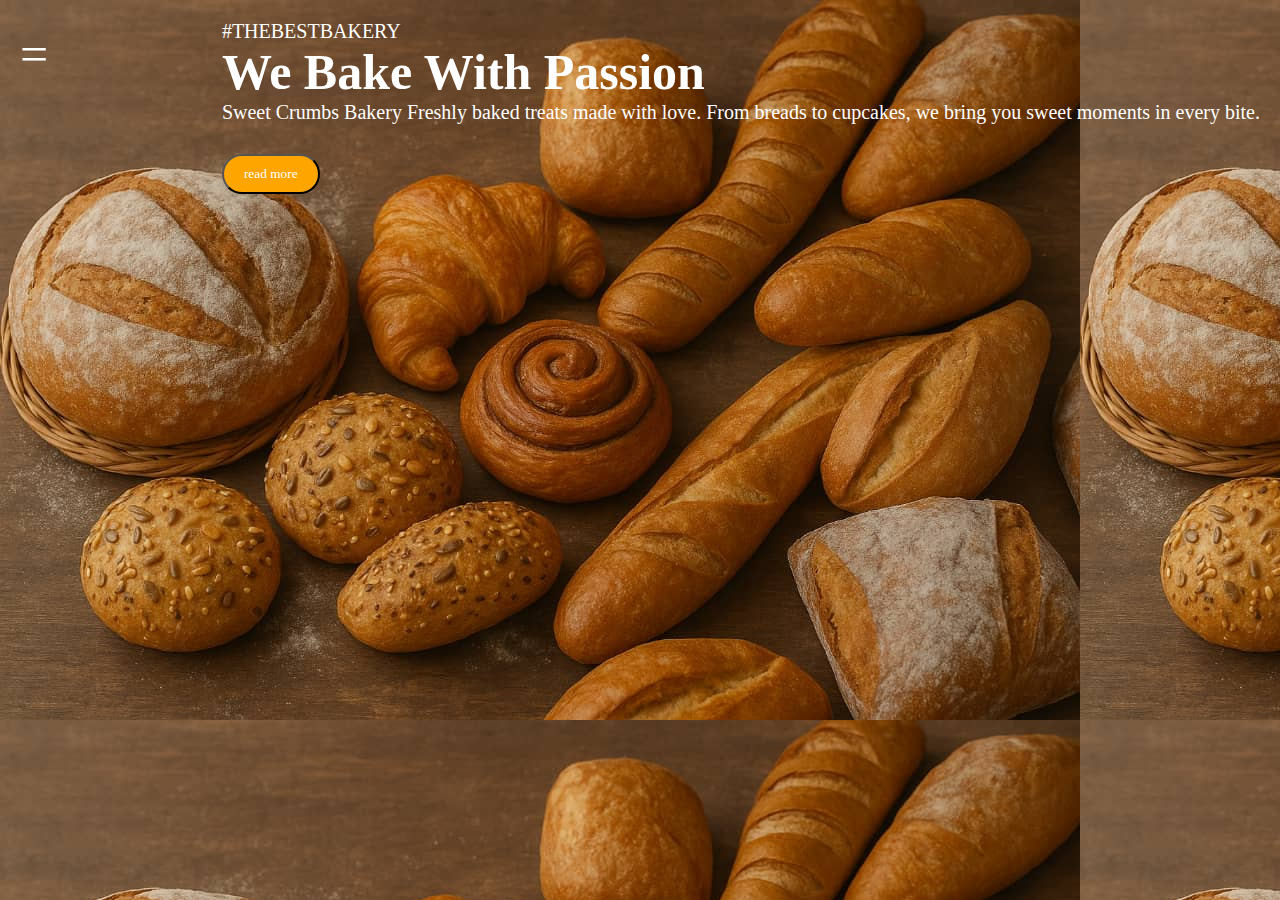
<file: index.html>
<!DOCTYPE html>
<html lang="en">
<head>
    <meta charset="UTF-8">
    <meta name="viewport" content="width=device-width, initial-scale=1.0">
    <title>Sweet Crumbs Bakery</title>
    <link rel="stylesheet" href="index.css"/>
    <link rel="icon" href="bake.jpg" type="image/jpg">
</head>
<body>
<div class="container">
        <div class="logo"><img src="bake.jpg" alt="Company logo" width="50vh"></div>
        <nav id="navbar">
        <button id="menu-toggle">=</button>    
        <ul class="menu" id="collapsed">
            <li><a href="index.html">Home</a></li>
            <li><a href="aboutus.html">About Us</a></li>
            <li><a href="menu.html">Menu</a></li>
            <li><a href="orderonline.html">Order online</a></li>
            <li><a href="gallery.html">Gallery</a></li>
            <li><a href="catering.html">Catering and Events</a></li>
            <li><a href="season.html">Seasonal specials</a></li>
            <li><a href="customer.html">Customer Reviews</a></li>
            <li><a href="contact.html">Contact Us</a></li>
            <li><a href="faq.html">FAQs</a></li>  
        </ul> 
        </nav>
    <div class="content">
        <p>#THEBESTBAKERY</p>
        <h1>We Bake With Passion</h1>
        <p>Sweet Crumbs Bakery Freshly baked treats made with love. From breads to cupcakes, we bring you sweet moments in every bite.</p>
        <button class="read">read more</button>
    </div>
</div>

</body>
    <script>
        document.getElementById('menu-toggle').addEventListener('click', function(){
    document.getElementById('collapsed').classList.toggle('menu');
    document.getElementById('main-wrapper').classList.toggle('shifted');
});
    </script>
</html>
</file>
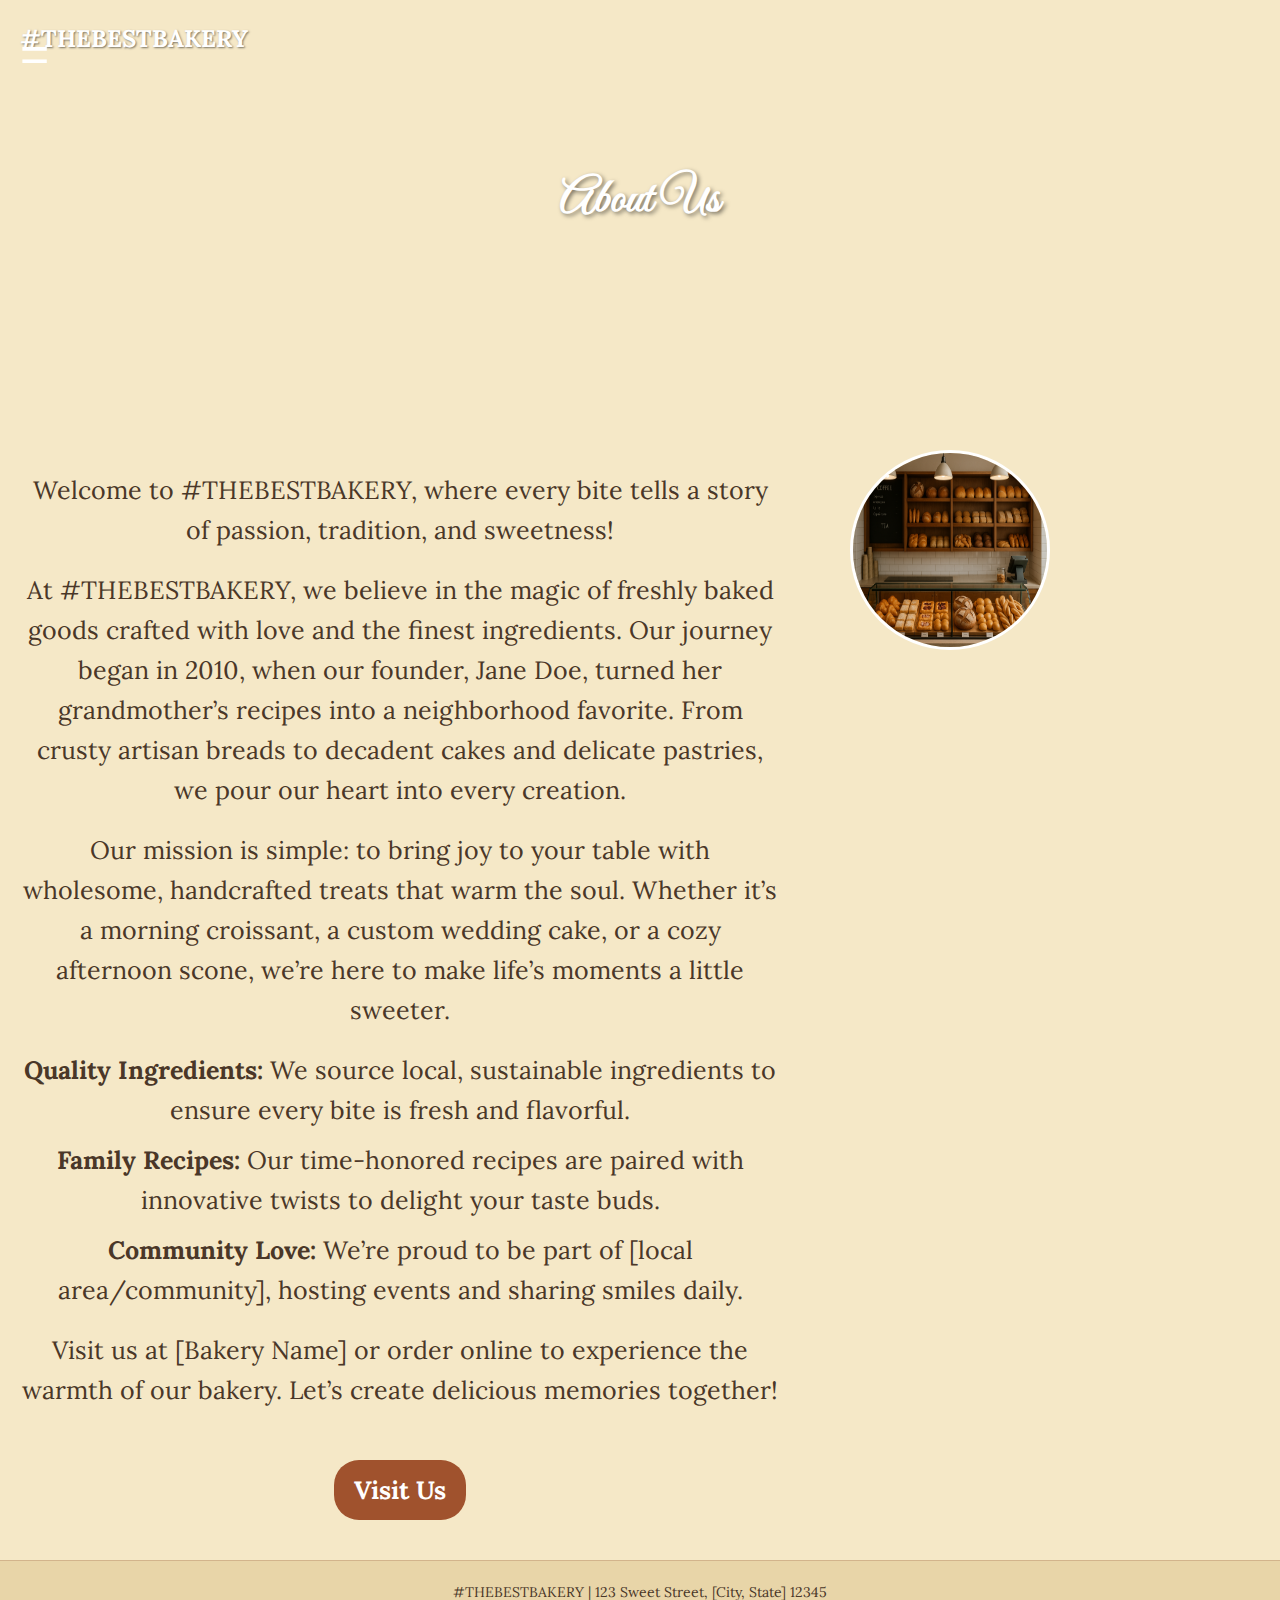
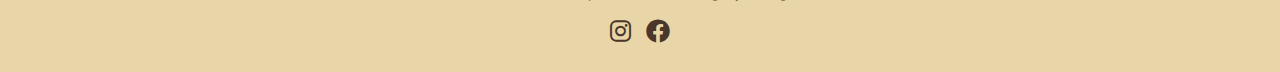
<file: aboutus.html>
<!DOCTYPE html>
<html lang="en">
<head>
    <meta charset="UTF-8">
    <meta name="viewport" content="width=device-width, initial-scale=1.0">
    <title>About Us - [Sweet Crumbs Bakery]</title>
    <link href="https://fonts.googleapis.com/css2?family=Great+Vibes&family=Lora:wght@400;700&display=swap" rel="stylesheet">
    <link href="https://cdnjs.cloudflare.com/ajax/libs/font-awesome/6.0.0-beta3/css/all.min.css" rel="stylesheet">
</head>
<style>
    * {
    margin: 0;
    padding: 0;
    box-sizing: border-box;
}

body {
    font-family: 'Lora', serif;
    background-color: #f5e8c7; 
    color: #4a3728; 
    line-height: 1.6;
    font-size: 25px;
}

  nav {
            position: fixed;
            top: 0;
            left: 0;
            height: 100vh;
            width: 230px;
            padding: 0;
            overflow-x: hidden;
            transition: transform 0.3s ease;
            z-index: 2000;
        }
    
        .navbar {
            display: flex;
            justify-content: space-between;
            align-items: center;
            margin-right: 60px;
        }
        
        #menu-toggle {
            position: fixed;
            top: 15px;
            left: 15px;
            background: transparent;
            color: white;
            font-size: 50px;
            border: none;
            padding: 10px 5px;
            cursor: pointer;
            z-index: 1000;
        }
        
        .menu {
            list-style-type: none;
            display:flex;
            flex-direction: column;
            align-items: flex-start;
        }
        
        #collapsed {
            position: fixed;
            height: 100vh;
            width: 200px;
            background-color: rgba(0, 0, 0, 0.7);
            padding-top: 60px;
            transition: transform 0.5s ease;
            transform: translateX(0);
            z-index: 999;
        }
        
        #collapsed.menu {
            transform: translateX(-100%);
        }
        
        .navbar a {
            display: flex;
            text-decoration: none;
            align-items: flex-start;
            color: white;
            font-family: 'Lucida Sans', Geneva, Verdana, sans-serif;
            font-size: 14px;
            padding: 20px;
        }

        ul{
            list-style-type: none;
            padding: 0;
        }
        ul li{
            position: relative;
        }
        ul li a{
            text-decoration: none;
            color: white;
            display: flex;
            text-decoration: none;
            align-items: flex-start;
            color: white;
            font-family: 'Lucida Sans', Geneva, Verdana, sans-serif;
            font-size: 14px;
            padding: 20px;
        }

.banner {
    position: relative;
    height: 400px;
    background-image: url('https://via.placeholder.com/1200x400?text=Freshly+Baked+Goods'); 
    background-size: cover;
    background-position: center;
    display: flex;
    flex-direction: column;
    justify-content: center;
    align-items: center;
    text-align: center;
}

.logo {
    position: absolute;
    top: 20px;
    left: 20px;
    font-size: 24px;
    font-weight: bold;
    color: white;
    text-shadow: 1px 1px 2px rgba(0, 0, 0, 0.5);
}

.banner h1 {
    font-family: 'Great Vibes', cursive;
    font-size: 48px;
    color: white;
    text-shadow: 2px 2px 4px rgba(0, 0, 0, 0.5);
}

.about-section {
    position: relative;
    max-width: 800px;
    padding: 20px;
    text-align: center;
}

.circle-image {
    width: 200px;
    height: 200px;
    border-radius: 50%;
    border: 3px solid white;
    position: absolute;
    top: 50px;
}

.circle-image.left {
    left: -250px;
}

.circle-image.right {
    right: -250px;
}

.content {
    margin: 20px 0;
}

.decor-icon {
    width: 50px;
    height: 10px;
    background: url('https://via.placeholder.com/50x10?text=Wheat+Icon') center/cover; /* Placeholder for wheat/rolling pin icon */
    margin: 20px auto;
}

.content p, .content ul {
    margin-bottom: 20px;
}

.content ul {
    list-style: none;
    padding: 0;
}

.content ul li {
    margin-bottom: 10px;
}

.cta-button {
    display: inline-block;
    padding: 10px 20px;
    background-color: #a0522d; 
    color: white;
    text-decoration: none;
    border-radius: 25px;
    font-weight: bold;
    transition: background-color 0.3s;
}

.cta-button:hover {
    background-color: #854321;
}

footer {
    background-color: #e8d5a8; 
    padding: 20px;
    text-align: center;
    border-top: 1px solid #d2b48c;
}

footer p {
    font-size: 14px;
    margin-bottom: 10px;
}

.social-icons {
        display: flex; 
        justify-content: center; 
        gap: 15px; 
        margin-top: 10px; 
    }
    .social-icons a {
        color: #4a3728; 
        font-size: 24px; 
        transition: color 0.3s ease, transform 0.3s ease; 
    }

    .social-icons a:hover {
        color: #a0522d; 
        transform: scale(1.2);
    }
    @media (max-width: 768px) {
    .circle-image {
        position: static;
        margin: 20px auto;
    }

    .banner h1 {
        font-size: 36px;
    }
}


</style>
<body>
    <header class="banner">
        <div class="logo">#THEBESTBAKERY</div>
        <h1>About Us</h1>
    </header>
    <main>
        <section class="about-section">
            <img src="bakeint.png" alt="Bakery Interior" class="circle-image left">
            <img src="bakeint.png" alt="Baker Decorating Cake" class="circle-image right">
            <nav id="navbar">
        <button id="menu-toggle">=</button>    
        <ul class="menu" id="collapsed">
            <li><a href="index.html">Home</a></li>
            <li><a href="aboutus.html">About Us</a></li>
            <li><a href="menu.html">Menu</a></li>
            <li><a href="orderonline.html">Order online</a></li>
            <li><a href="gallery.html">Gallery</a></li>
            <li><a href="catering.html">Catering and Events</a></li>
            <li><a href="season.html">Seasonal specials</a></li>
            <li><a href="customer.html">Customer Reviews</a></li>
            <li><a href="contact.html">Contact Us</a></li>
            <li><a href="faq.html">FAQs</a></li>  
        </ul> 
        </nav>
            <div class="content">
                <div class="decor-icon top"></div>
                <p>Welcome to #THEBESTBAKERY, where every bite tells a story of passion, tradition, and sweetness!</p>
                <p>At #THEBESTBAKERY, we believe in the magic of freshly baked goods crafted with love and the finest ingredients. Our journey began in 2010, when our founder, Jane Doe, turned her grandmother’s recipes into a neighborhood favorite. From crusty artisan breads to decadent cakes and delicate pastries, we pour our heart into every creation.</p>
                <p>Our mission is simple: to bring joy to your table with wholesome, handcrafted treats that warm the soul. Whether it’s a morning croissant, a custom wedding cake, or a cozy afternoon scone, we’re here to make life’s moments a little sweeter.</p>
                <ul>
                    <li><strong>Quality Ingredients:</strong> We source local, sustainable ingredients to ensure every bite is fresh and flavorful.</li>
                    <li><strong>Family Recipes:</strong> Our time-honored recipes are paired with innovative twists to delight your taste buds.</li>
                    <li><strong>Community Love:</strong> We’re proud to be part of [local area/community], hosting events and sharing smiles daily.</li>
                </ul>
                <p>Visit us at [Bakery Name] or order online to experience the warmth of our bakery. Let’s create delicious memories together!</p>
                <div class="decor-icon bottom"></div>
                <a href="#" class="cta-button">Visit Us</a>
            </div>
        </section>
    </main>

    
    <footer>
        <p>#THEBESTBAKERY | 123 Sweet Street, [City, State] 12345</p>
        <div class="social-icons">
            <a href="https://www.instagram.com" target="_blank"><i class="fab fa-instagram"></i></a>
            <a href="https://www.facebook.com" target="_blank"><i class="fab fa-facebook"></i></a>
        </div>
    </footer>
</body>
  <script>
        document.getElementById('menu-toggle').addEventListener('click', function(){
    document.getElementById('collapsed').classList.toggle('menu');
    document.getElementById('main-wrapper').classList.toggle('shifted');
});
    </script>
</html>
</file>
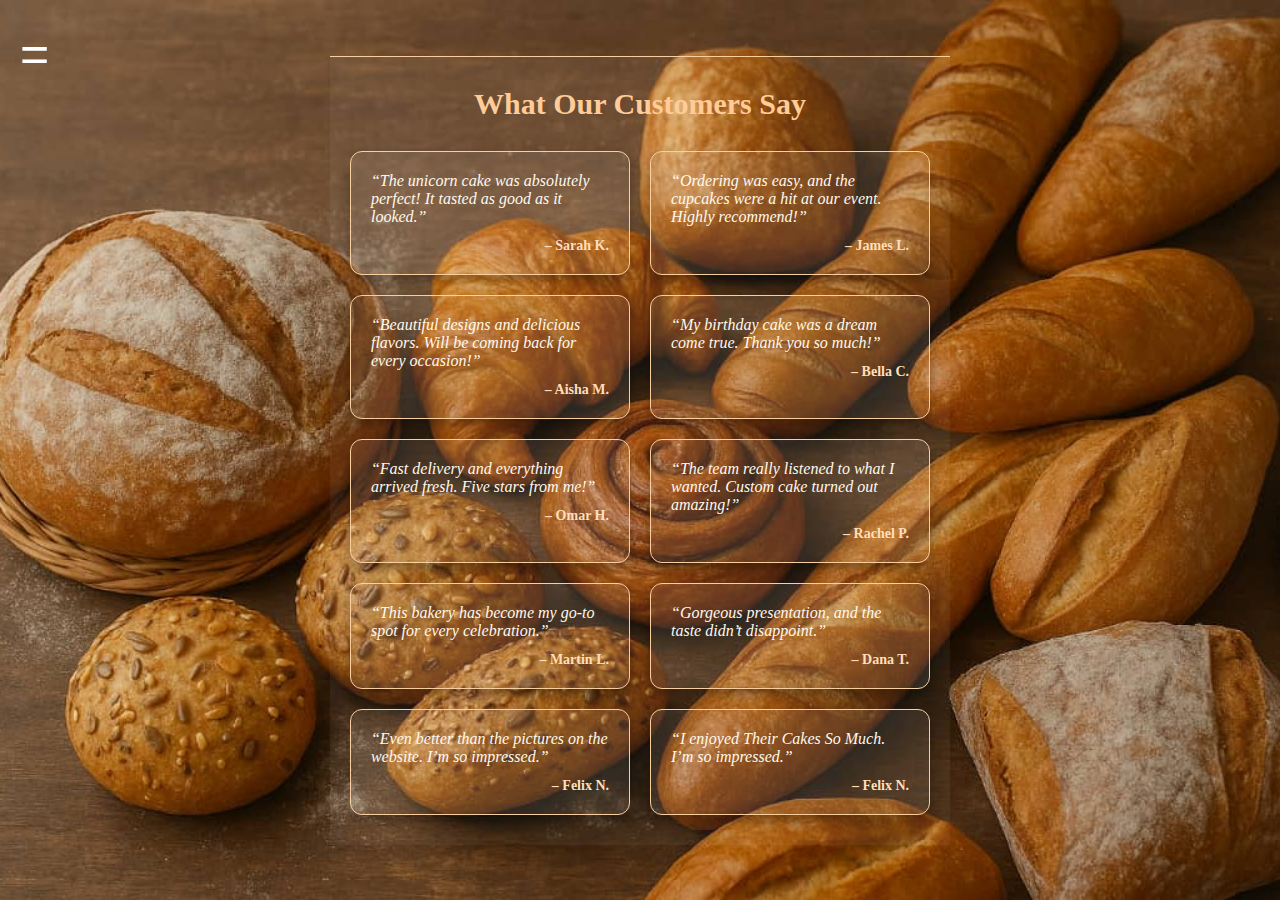
<file: customer.html>
<!DOCTYPE html>
<html lang="en">
<head>
    <meta charset="UTF-8">
    <meta name="viewport" content="width=device-width, initial-scale=1.0">
    <title>Customer Reviews</title>
    <link rel="stylesheet" href="customer.css"/>
    <link rel="icon" href="bake.jpg" type="image/jpg">
</head>
<body>
  <div class="container">
    <nav id="navbar">
        <button id="menu-toggle">=</button>    
        <ul class="menu" id="collapsed">
            <li><a href="index.html">Home</a></li>
            <li><a href="aboutus.html">About Us</a></li>
            <li><a href="menu.html">Menu</a></li>
            <li><a href="orderonline.html">Order online</a></li>
            <li><a href="gallery.html">Gallery</a></li>
            <li><a href="catering.html">Catering and Events</a></li>
            <li><a href="season.html">Seasonal specials</a></li>
            <li><a href="customer.html">Customer Reviews</a></li>
            <li><a href="contact.html">Contact Us</a></li>
            <li><a href="faq.html">FAQs</a></li>  
        </ul> 
        </nav>
    <section class="customer-reviews">
  <h2 class="reviews-title">What Our Customers Say</h2>

  <div class="reviews-container">
    <div class="review-card">
      <p class="review-text">“The unicorn cake was absolutely perfect! It tasted as good as it looked.”</p>
      <p class="review-author">– Sarah K.</p>
    </div>
    <div class="review-card">
      <p class="review-text">“Ordering was easy, and the cupcakes were a hit at our event. Highly recommend!”</p>
      <p class="review-author">– James L.</p>
    </div>
    <div class="review-card">
      <p class="review-text">“Beautiful designs and delicious flavors. Will be coming back for every occasion!”</p>
      <p class="review-author">– Aisha M.</p>
    </div>
    <div class="review-card">
      <p class="review-text">“My birthday cake was a dream come true. Thank you so much!”</p>
      <p class="review-author">– Bella C.</p>
    </div>
    <div class="review-card">
      <p class="review-text">“Fast delivery and everything arrived fresh. Five stars from me!”</p>
      <p class="review-author">– Omar H.</p>
    </div>
    <div class="review-card">
      <p class="review-text">“The team really listened to what I wanted. Custom cake turned out amazing!”</p>
      <p class="review-author">– Rachel P.</p>
    </div>
    <div class="review-card">
      <p class="review-text">“This bakery has become my go-to spot for every celebration.”</p>
      <p class="review-author">– Martin L.</p>
    </div>
    <div class="review-card">
      <p class="review-text">“Gorgeous presentation, and the taste didn’t disappoint.”</p>
      <p class="review-author">– Dana T.</p>
    </div>
    <div class="review-card">
      <p class="review-text">“Even better than the pictures on the website. I’m so impressed.”</p>
      <p class="review-author">– Felix N.</p>
    </div>
    <div class="review-card">
      <p class="review-text">“I enjoyed Their Cakes So Much. I’m so impressed.”</p>
      <p class="review-author">– Felix N.</p>
    </div>
  </div>
</section>
</body>
  <script>
        document.getElementById('menu-toggle').addEventListener('click', function(){
    document.getElementById('collapsed').classList.toggle('menu');
    document.getElementById('main-wrapper').classList.toggle('shifted');
});
    </script>
</html>
</file>
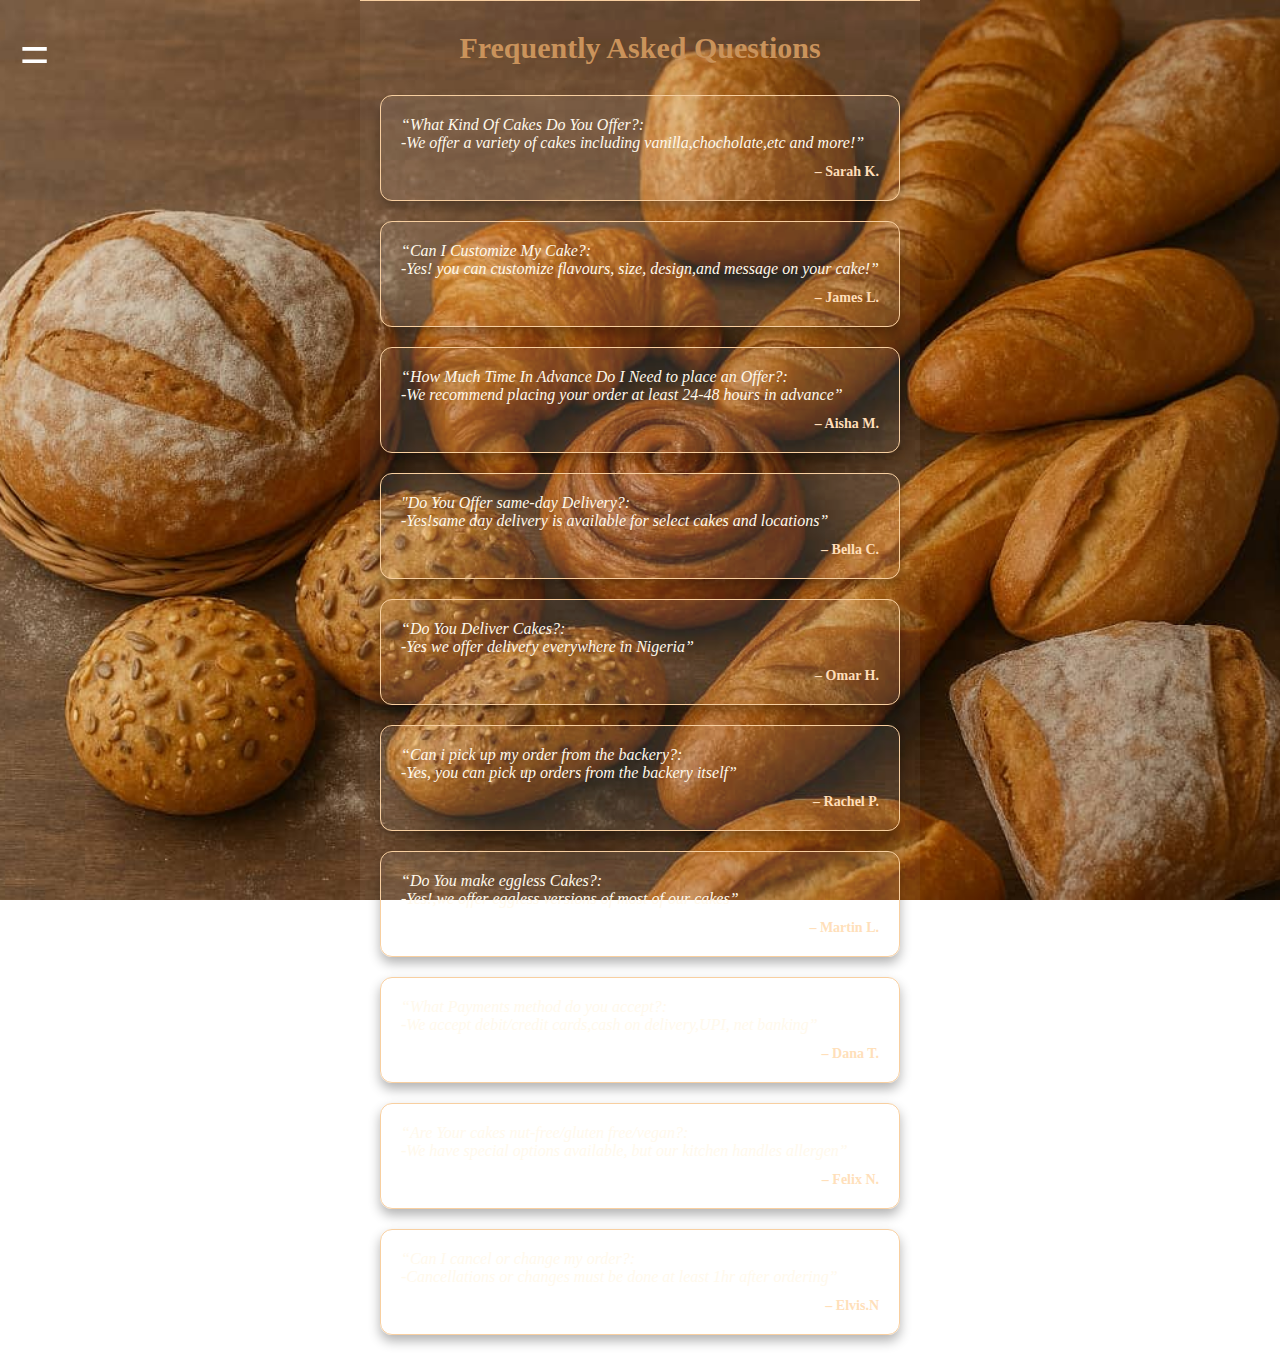
<file: faq.html>
<!DOCTYPE html>
<html lang="en">
<head>
    <meta charset="UTF-8">
    <meta name="viewport" content="width=device-width, initial-scale=1.0">
    <title>Frequently Asked Questions</title>
    <link rel="stylesheet" href="faqs.css"/>
</head>
<body>
  <div class="container">
<nav id="navbar">
        <button id="menu-toggle">=</button>    
        <ul class="menu" id="collapsed">
            <li><a href="index.html">Home</a></li>
            <li><a href="aboutus.html">About Us</a></li>
            <li><a href="menu.html">Menu</a></li>
            <li><a href="orderonline.html">Order online</a></li>
            <li><a href="gallery.html">Gallery</a></li>
            <li><a href="catering.html">Catering and Events</a></li>
            <li><a href="season.html">Seasonal specials</a></li>
            <li><a href="customer.html">Customer Reviews</a></li>
            <li><a href="contact.html">Contact Us</a></li>
            <li><a href="faq.html">FAQs</a></li>  
        </ul> 
        </nav>
    <section class="customer-faqs">
  <h2 class="faqs-title">Frequently Asked Questions</h2>

  <div class="faqs-container">
    <div class="faqs-card">
      <p class="faqs-text">“What Kind Of Cakes Do You Offer?:<br>-We offer a variety of cakes including vanilla,chocholate,etc and more!”</p>
      <p class="faqs-author">– Sarah K.</p>
    </div>
    <div class="faqs-card">
      <p class="faqs-text">“Can I Customize My Cake?:<br>-Yes! you can customize flavours, size, design,and message on your cake!”</p>
      <p class="faqs-author">– James L.</p>
    </div>
    <div class="faqs-card">
      <p class="faqs-text">“How Much Time In Advance Do I Need to place an Offer?:<br>-We recommend placing your order at least 24-48 hours in advance”</p>
      <p class="faqs-author">– Aisha M.</p>
    </div>
    <div class="faqs-card">
      <p class="faqs-text">"Do You Offer same-day Delivery?:<br>-Yes!same day delivery is available for select cakes and locations”</p>
      <p class="faqs-author">– Bella C.</p>
    </div>
    <div class="faqs-card">
      <p class="faqs-text">“Do You Deliver Cakes?:<br>-Yes we offer delivery everywhere in Nigeria”</p>
      <p class="faqs-author">– Omar H.</p>
    </div>
    <div class="faqs-card">
      <p class="faqs-text">“Can i pick up my order from the backery?:<br>-Yes, you can pick up orders from the backery itself”</p>
      <p class="faqs-author">– Rachel P.</p>
    </div>
    <div class="faqs-card">
      <p class="faqs-text">“Do You make eggless Cakes?:<br>-Yes!,we offer eggless versions of most of our cakes”</p>
      <p class="faqs-author">– Martin L.</p>
    </div>
    <div class="faqs-card">
      <p class="faqs-text">“What Payments method do you accept?:<br>-We accept debit/credit cards,cash on delivery,UPI, net banking”</p>
      <p class="faqs-author">– Dana T.</p>
    </div>
    <div class="faqs-card">
      <p class="faqs-text">“Are Your cakes nut-free/gluten free/vegan?:<br>-We have special options available, but our kitchen handles allergen”</p>
      <p class="faqs-author">– Felix N.</p>
    </div>
    <div class="faqs-card">
      <p class="faqs-text">“Can I cancel or change my order?:<br>-Cancellations or changes must be done at least 1hr after ordering”</p>
      <p class="faqs-author">– Elvis.N</p>
    </div>
  </div>
</section>
</body>
    <script>
        document.getElementById('menu-toggle').addEventListener('click', function(){
    document.getElementById('collapsed').classList.toggle('menu');
    document.getElementById('main-wrapper').classList.toggle('shifted');
});
    </script>
</html>
</file>
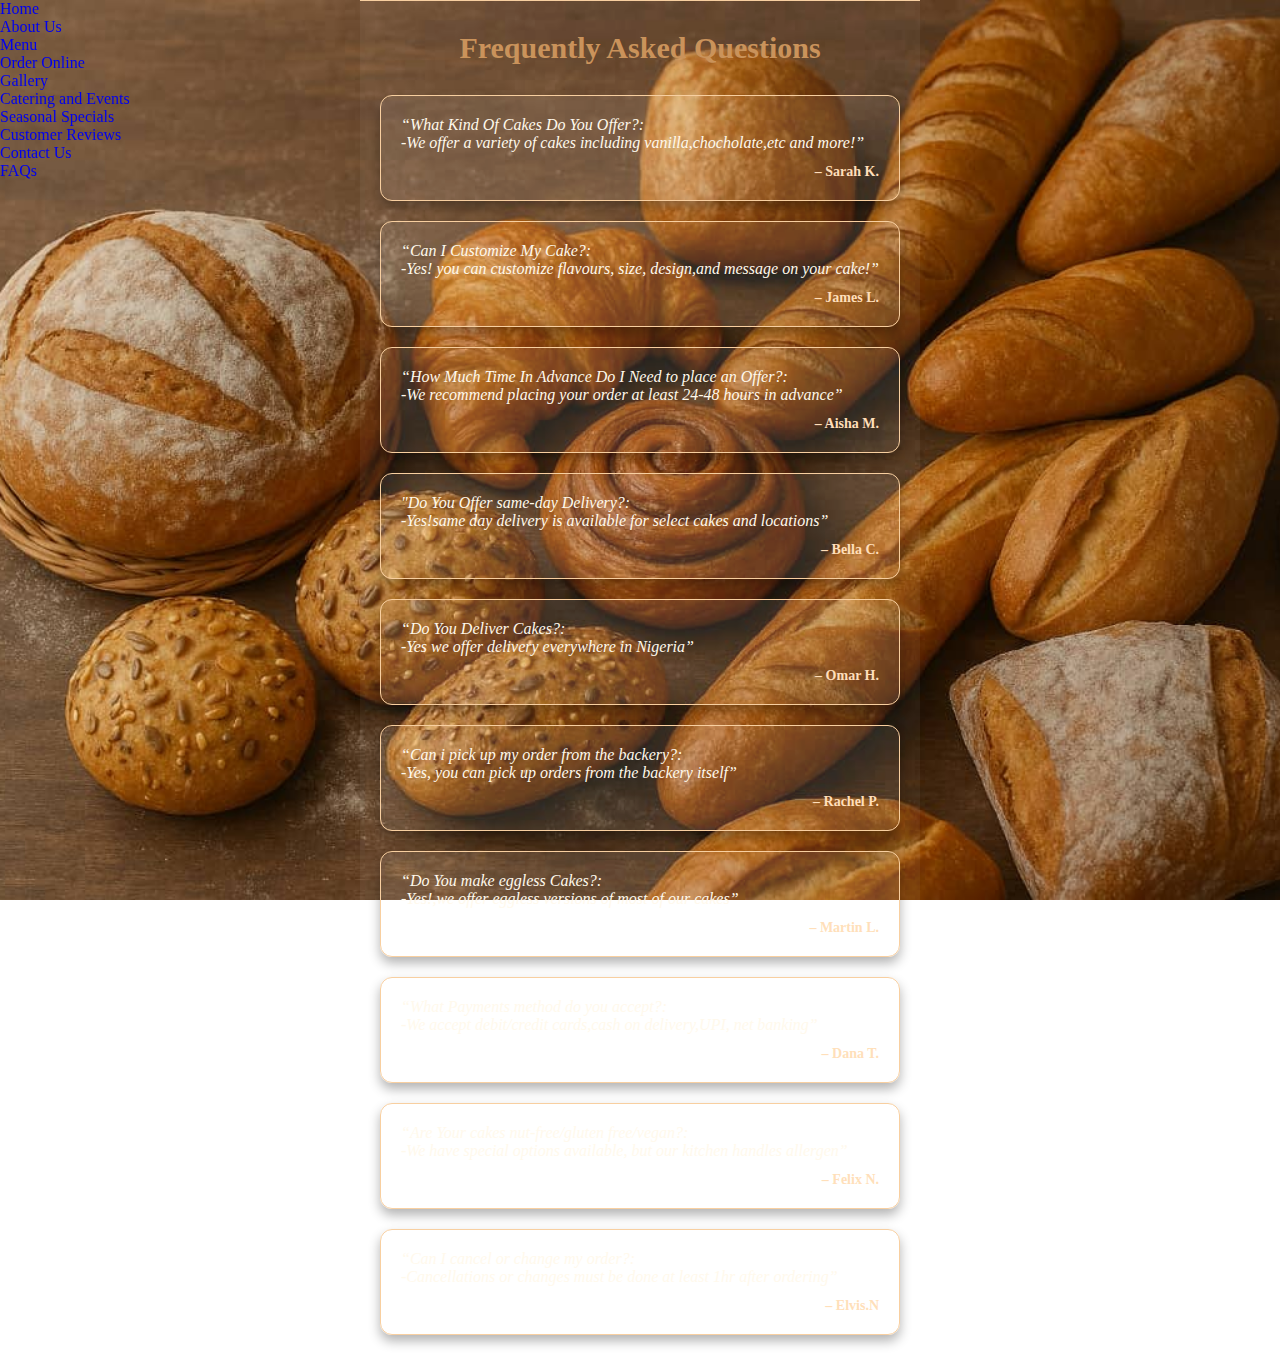
<file: faqs.html>
<!DOCTYPE html>
<html lang="en">
<head>
    <meta charset="UTF-8">
    <meta name="viewport" content="width=device-width, initial-scale=1.0">
    <title>FAQS</title>
    <link rel="stylesheet" href="faqs.css"/>
</head>
<body>
  <div class="container">
    <aside class="sidebar">
      <nav>
        <ul>
          <a href="Homes.html"><li>Home</li></a>
          <a href="aboutus.html"><li>About Us</li></a>
          <a href="menu.html"><li>Menu</li></a>
          <a href="orderonline.html"><li>Order Online</li></a>
          <a href="gallery.html"><li>Gallery</li></a>
          <a href="catering.html"><li>Catering and Events</li></a>
          <a href="season.html"><li>Seasonal Specials</li></a>
          <a href="customer.html"><li>Customer Reviews</li></a>
          <a href="contactus.html"><li>Contact Us</li></a>
          <a href="faqs.html"><li>FAQs</li></a>
        </ul>
      </nav>
    </aside>
    <section class="customer-faqs">
  <h2 class="faqs-title">Frequently Asked Questions</h2>

  <div class="faqs-container">
    <div class="faqs-card">
      <p class="faqs-text">“What Kind Of Cakes Do You Offer?:<br>-We offer a variety of cakes including vanilla,chocholate,etc and more!”</p>
      <p class="faqs-author">– Sarah K.</p>
    </div>
    <div class="faqs-card">
      <p class="faqs-text">“Can I Customize My Cake?:<br>-Yes! you can customize flavours, size, design,and message on your cake!”</p>
      <p class="faqs-author">– James L.</p>
    </div>
    <div class="faqs-card">
      <p class="faqs-text">“How Much Time In Advance Do I Need to place an Offer?:<br>-We recommend placing your order at least 24-48 hours in advance”</p>
      <p class="faqs-author">– Aisha M.</p>
    </div>
    <div class="faqs-card">
      <p class="faqs-text">"Do You Offer same-day Delivery?:<br>-Yes!same day delivery is available for select cakes and locations”</p>
      <p class="faqs-author">– Bella C.</p>
    </div>
    <div class="faqs-card">
      <p class="faqs-text">“Do You Deliver Cakes?:<br>-Yes we offer delivery everywhere in Nigeria”</p>
      <p class="faqs-author">– Omar H.</p>
    </div>
    <div class="faqs-card">
      <p class="faqs-text">“Can i pick up my order from the backery?:<br>-Yes, you can pick up orders from the backery itself”</p>
      <p class="faqs-author">– Rachel P.</p>
    </div>
    <div class="faqs-card">
      <p class="faqs-text">“Do You make eggless Cakes?:<br>-Yes!,we offer eggless versions of most of our cakes”</p>
      <p class="faqs-author">– Martin L.</p>
    </div>
    <div class="faqs-card">
      <p class="faqs-text">“What Payments method do you accept?:<br>-We accept debit/credit cards,cash on delivery,UPI, net banking”</p>
      <p class="faqs-author">– Dana T.</p>
    </div>
    <div class="faqs-card">
      <p class="faqs-text">“Are Your cakes nut-free/gluten free/vegan?:<br>-We have special options available, but our kitchen handles allergen”</p>
      <p class="faqs-author">– Felix N.</p>
    </div>
    <div class="faqs-card">
      <p class="faqs-text">“Can I cancel or change my order?:<br>-Cancellations or changes must be done at least 1hr after ordering”</p>
      <p class="faqs-author">– Elvis.N</p>
    </div>
  </div>
</section>
</body>
</html>
</file>
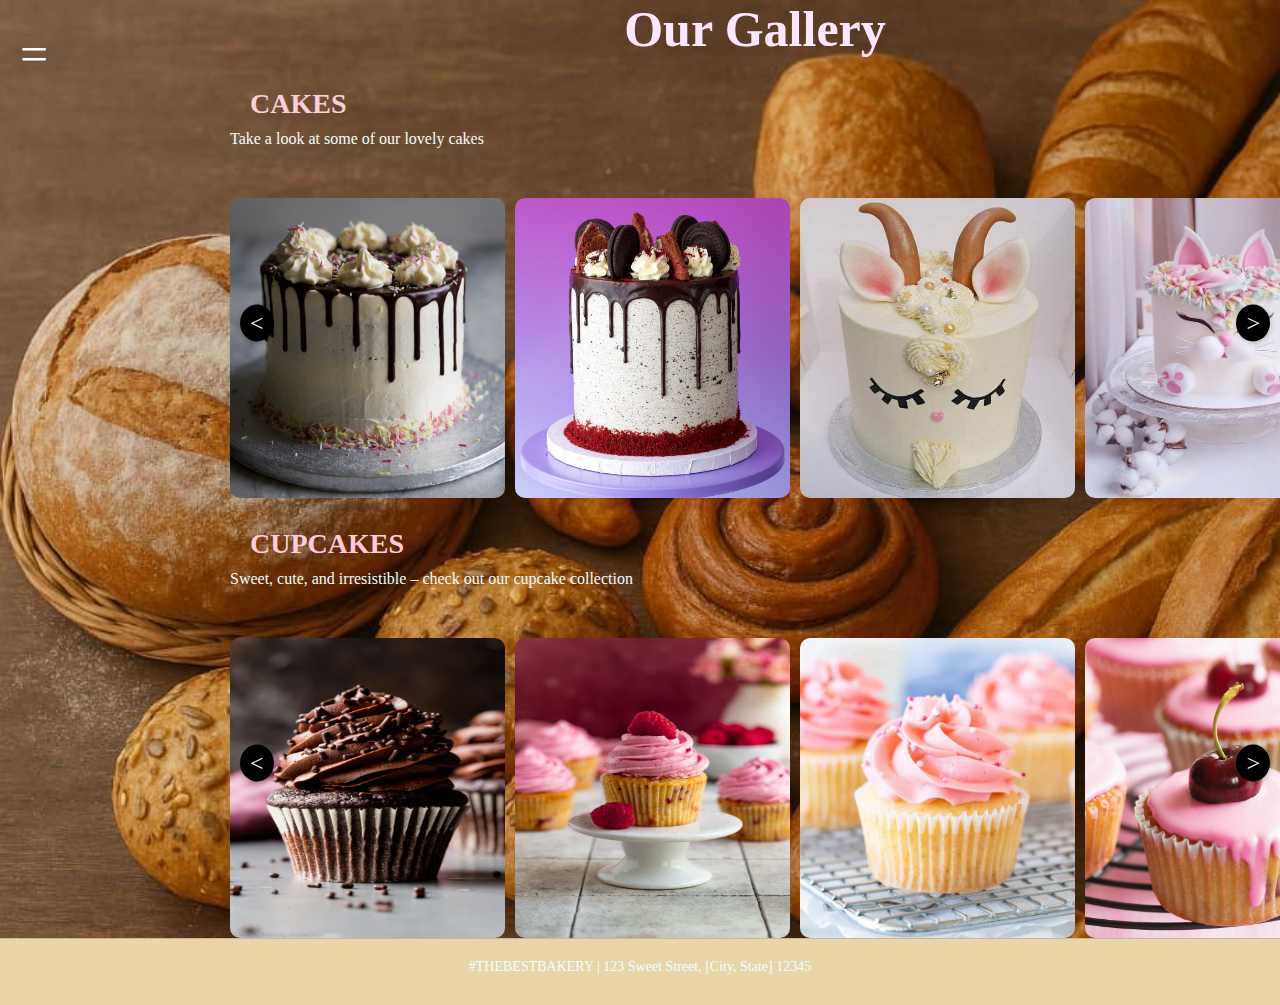
<file: gallery.html>
<!DOCTYPE html>
<html lang="en">
<head>
    <meta charset="UTF-8">
    <meta name="viewport" content="width=device-width, initial-scale=1.0">
    <title>Our Gallery</title>
    <link rel="stylesheet" href="gallery.css">
    <link rel="icon" href="bake.jpg" type="image/jpg">
</head>
<body>    
    <nav class="navbar">
        <button id="menu-toggle">=</button>
        <ul class="menu" id="collapsed">
            <a href="index.html">Home</a>
            <a href="aboutus.html">About Us</a>
            <a href="menu.html">Menu</a>
            <a href="orderonline.html">Order Online</a>
            <a href="gallery.html">Gallery</a>
            <a href="catering.html">Catering and Events</a>
            <a href="season.html">Seasonal Specials</a>
            <a href="customer.html">Customer Reviews</a>
            <a href="contact.html">Contact Us</a>
            <a href="faq.html">FAQs</a>
        </ul>
    </nav>

    <main>
        <div id="lightbox" onclick="closeImage()" tabindex="-1">
            <img id="lightbox-img">
        </div>

        <div class="cakes">
        <h1>Our Gallery</h1>
        <h2>CAKES</h2>
        <p>Take a look at some of our lovely cakes</p>
        <div class="gallery-wrapper">
            <button id="prevBtn" class="arrow left" onclick="scrollGallery(-1, 'imageGallery')"> < </button>         
          
                <div class="images" id="imageGallery">
                    <img src="Drip cake.jpg" onclick="openImage(this, 0)">
                    <img src="Oreo drip cake.jpg" onclick="openImage(this, 1)">
                    <img src="goat cake.jpg" onclick="openImage(this, 2)">
                    <img src="Pink cat cake.jpg" onclick="openImage(this, 3)">
                </div>
           
            <button id="nextBtn" class="arrow right" onclick="scrollGallery(1, 'imageGallery')"> > </button>

        </div>

        <div class="cupcakes">
            <h2>CUPCAKES</h2>
            <p>Sweet, cute, and irresistible – check out our cupcake collection</p>

            <div class="gallery-wrapper">
            <button id="backBtn" class="arrow left" onclick="scrollGalleryCupcakes(-1, 'cupcakeGallery')"> < </button>         

            <div class="images" id="cupcakeGallery">
                <img src="chocolate cupcake.jpg" onclick="openImageFromSection('cupcake', 0)">
                <img src="vanilla cupcake 2.jpg" onclick="openImageFromSection('cupcake', 1)">
                <img src="vanilla cupcake.jpg" onclick="openImageFromSection('cupcake', 2)">
                <img src="cherrycc.jpeg" onclick="openImageFromSection('cupcake', 3)">
                <img src="chococc.jpg" onclick="openImageFromSection('cupcake', 4)">
                <img src="cupcake.jpeg" onclick="openImageFromSection('cupcake', 5)">

            </div>

            <button id="fwdBtn" class="arrow right" onclick="scrollGalleryCupcakes(1, 'cupcakeGallery')"> > </button>

        </div>
    </main>
    <footer>
        <p>#THEBESTBAKERY | 123 Sweet Street, [City, State] 12345</p>
        <div class="social-icons">
            <a href="https://www.instagram.com" target="_blank"><i class="fab fa-instagram"></i></a>
            <a href="https://www.facebook.com" target="_blank"><i class="fab fa-facebook"></i></a>
        </div>
    </footer>
    <script src="gallery.js"></script>
    
</body>
</html>
</file>
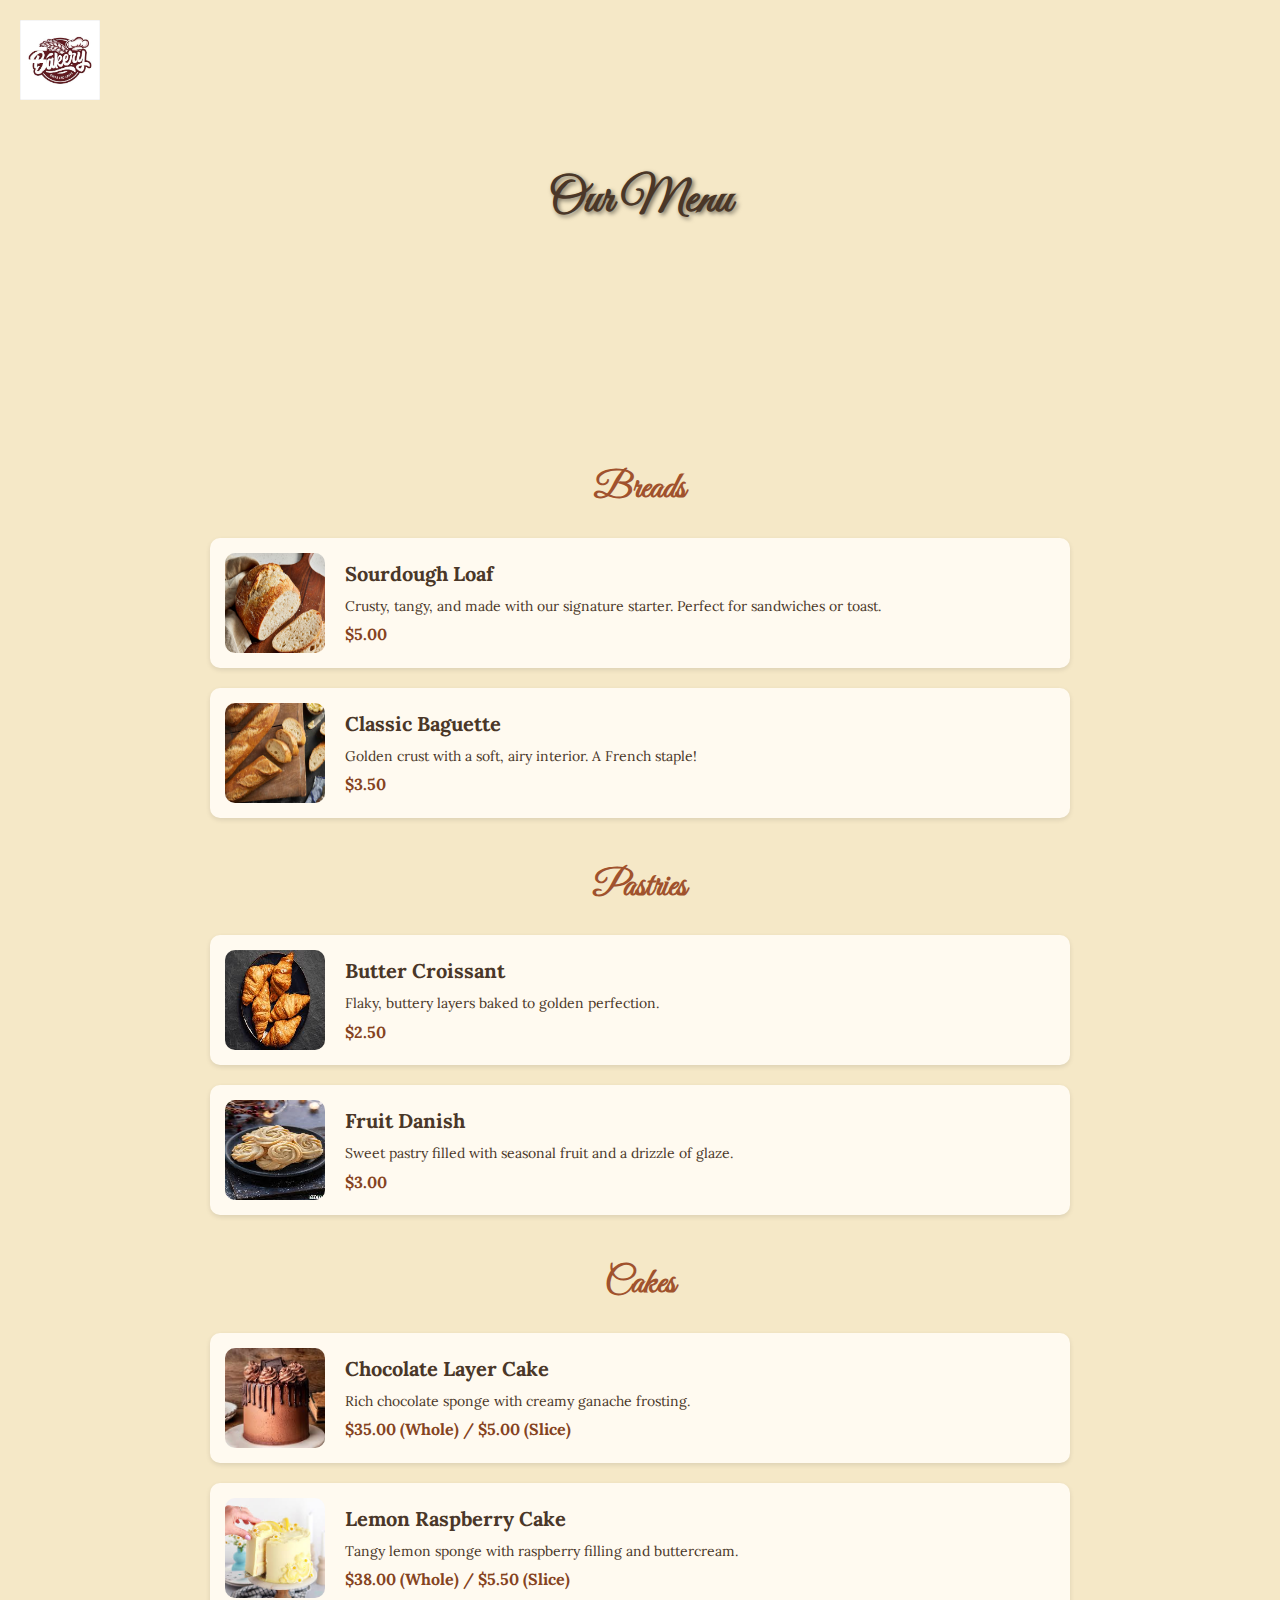
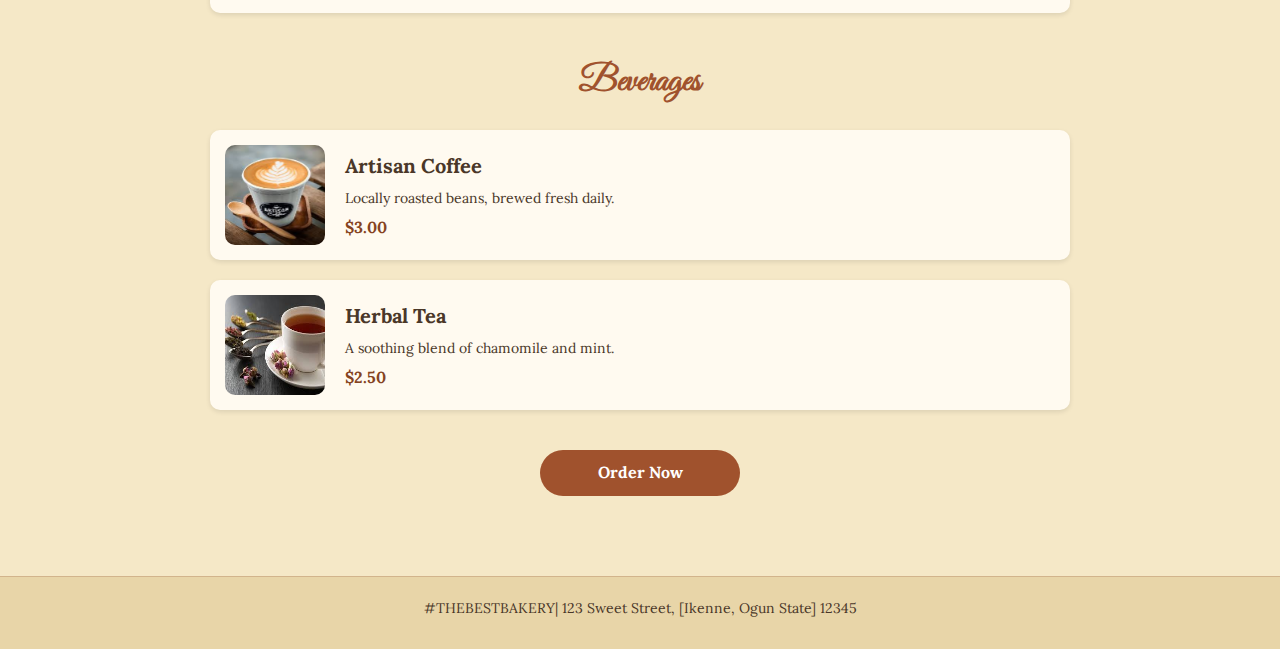
<file: menu.html>
<!DOCTYPE html>
<html lang="en">
<head>
    <meta charset="UTF-8">
    <meta name="viewport" content="width=device-width, initial-scale=1.0">
    <title>Menu - [Sweet Crumbs Bakery]</title>
    <link href="https://fonts.googleapis.com/css2?family=Great+Vibes&family=Lora:wght@400;700&display=swap" rel="stylesheet">
    <link rel="icon" href="bake.jpg" type="image/jpg">
<style>
    * {
    margin: 0;
    padding: 0;
    box-sizing: border-box;
}

body {
    font-family: 'Lora', serif;
    background-color: #f5e8c7; 
    color: #4a3728; 
    line-height: 1.6;
}

  nav {
            position: fixed;
            top: 0;
            left: 0;
            height: 100vh;
            width: 230px;
            padding: 0;
            overflow-x: hidden;
            transition: transform 0.3s ease;
            z-index: 2000;
        }
    
        .navbar {
            display: flex;
            justify-content: space-between;
            align-items: center;
            margin-right: 60px;
        }
        
        #menu-toggle {
            position: fixed;
            top: 15px;
            left: 15px;
            background: transparent;
            color: white;
            font-size: 50px;
            border: none;
            padding: 10px 5px;
            cursor: pointer;
            z-index: 1000;
        }
        
        .menu {
            list-style-type: none;
            display:flex;
            flex-direction: column;
            align-items: flex-start;
        }
        
        #collapsed {
            position: fixed;
            height: 100vh;
            width: 200px;
            background-color: rgba(0, 0, 0, 0.7);
            padding-top: 60px;
            transition: transform 0.5s ease;
            transform: translateX(0);
            z-index: 999;
        }
        
        #collapsed.menu {
            transform: translateX(-100%);
        }
        
        .navbar a {
            display: flex;
            text-decoration: none;
            align-items: flex-start;
            color: white;
            font-family: 'Lucida Sans', Geneva, Verdana, sans-serif;
            font-size: 14px;
            padding: 20px;
        }

        ul{
            list-style-type: none;
            padding: 0;
        }
        ul li{
            position: relative;
        }
        ul li a{
            text-decoration: none;
            color: white;
            display: flex;
            text-decoration: none;
            align-items: flex-start;
            color: white;
            font-family: 'Lucida Sans', Geneva, Verdana, sans-serif;
            font-size: 14px;
            padding: 20px;
        }


.banner {
    position: relative;
    height: 400px;
    background-image: url('https://via.placeholder.com/1200x400?text=Bakery+Menu+Banner'); /* Placeholder for banner image */
    background-size: cover;
    background-position: center;
    display: flex;
    flex-direction: column;
    justify-content: center;
    align-items: center;
    text-align: center;
}

.logo {
    position: absolute;
    top: 20px;
    left: 20px;
}

.banner h1 {
    font-family: 'Great Vibes', cursive;
    font-size: 48px;
    text-shadow: 2px 2px 4px rgba(0, 0, 0, 0.5);
}

.menu-section {
    max-width: 900px;
    margin: 40px auto;
    padding: 20px;
}

.menu-category {
    margin-bottom: 40px;
}

.menu-category h2 {
    font-family: 'Great Vibes', cursive;
    font-size: 36px;
    text-align: center;
    margin-bottom: 20px;
    color: #a0522d; 
}

.menu-item {
    display: flex;
    align-items: center;
    margin-bottom: 20px;
    background-color: #fffaf0; 
    padding: 15px;
    border-radius: 10px;
    box-shadow: 0 2px 5px rgba(0, 0, 0, 0.1);
}

.menu-item img {
    width: 100px;
    height: 100px;
    border-radius: 10px;
    margin-right: 20px;
}

.item-details {
    flex: 1;
}

.item-details h3 {
    font-size: 20px;
    margin-bottom: 5px;
}

.item-details p {
    font-size: 14px;
    margin-bottom: 5px;
}

.price {
    font-weight: bold;
    color: #854321;
}

.order-button {
    display: block;
    width: 200px;
    margin: 20px auto;
    padding: 10px 20px;
    background-color: #a0522d; /* Rustic brown */
    color: white;
    text-decoration: none;
    text-align: center;
    border-radius: 25px;
    font-weight: bold;
    transition: background-color 0.3s;
}

.order-button:hover {
    background-color: #854321;
}


footer {
    background-color: #e8d5a8; 
    padding: 20px;
    text-align: center;
    border-top: 1px solid #d2b48c;
}

footer p {
    font-size: 14px;
    margin-bottom: 10px;
}

.social-icons {
        display: flex; 
        justify-content: center; 
        gap: 15px; 
        margin-top: 10px; 
    }
    .social-icons a {
        color: #4a3728; 
        font-size: 24px; 
        transition: color 0.3s ease, transform 0.3s ease; 
    }

    .social-icons a:hover {
        color: #a0522d; 
        transform: scale(1.2);
    }


@media (max-width: 768px) {
    .banner h1 {
        font-size: 36px;
    }

    .menu-item {
        flex-direction: column;
        text-align: center;
    }

    .menu-item img {
        margin: 0 0 15px 0;
    }
}
</style>
</head>
<body>
    <header class="banner">
        <div class="logo"><img src="bake.jpg" height="80vh" alt=""></div>
        <h1>Our Menu</h1>
        <nav id="navbar">
        <button id="menu-toggle">=</button>    
        <ul class="menu" id="collapsed">
            <li><a href="index.html">Home</a></li>
            <li><a href="aboutus.html">About Us</a></li>
            <li><a href="menu.html">Menu</a></li>
            <li><a href="orderonline.html">Order online</a></li>
            <li><a href="gallery.html">Gallery</a></li>
            <li><a href="catering.html">Catering and Events</a></li>
            <li><a href="season.html">Seasonal specials</a></li>
            <li><a href="customer.html">Customer Reviews</a></li>
            <li><a href="contact.html">Contact Us</a></li>
            <li><a href="faq.html">FAQs</a></li>  
        </ul> 
        </nav>
    </header>

    <main>
        <section class="menu-section">
            <div class="menu-category">
                <h2>Breads</h2>
                <div class="menu-item">
                    <img src="Sourdough Bread.jpg" alt="Sourdough Bread">
                    <div class="item-details">
                        <h3>Sourdough Loaf</h3>
                        <p>Crusty, tangy, and made with our signature starter. Perfect for sandwiches or toast.</p>
                        <span class="price">$5.00</span>
                    </div>
                </div>
                <div class="menu-item">
                    <img src="Baguette.webp" alt="Baguette">
                    <div class="item-details">
                        <h3>Classic Baguette</h3>
                        <p>Golden crust with a soft, airy interior. A French staple!</p>
                        <span class="price">$3.50</span>
                    </div>
                </div>
            </div>

            <div class="menu-category">
                <h2>Pastries</h2>
                <div class="menu-item">
                    <img src="Croissant.jpeg" alt="Croissant">
                    <div class="item-details">
                        <h3>Butter Croissant</h3>
                        <p>Flaky, buttery layers baked to golden perfection.</p>
                        <span class="price">$2.50</span>
                    </div>
                </div>
                <div class="menu-item">
                    <img src="Danish.jpeg" alt="Danish">
                    <div class="item-details">
                        <h3>Fruit Danish</h3>
                        <p>Sweet pastry filled with seasonal fruit and a drizzle of glaze.</p>
                        <span class="price">$3.00</span>
                    </div>
                </div>
            </div>

            <div class="menu-category">
                <h2>Cakes</h2>
                <div class="menu-item">
                    <img src="choclate cake.jpeg" alt="Chocolate Cake">
                    <div class="item-details">
                        <h3>Chocolate Layer Cake</h3>
                        <p>Rich chocolate sponge with creamy ganache frosting.</p>
                        <span class="price">$35.00 (Whole) / $5.00 (Slice)</span>
                    </div>
                </div>
                <div class="menu-item">
                    <img src="Lemon cake.jpeg" alt="Lemon Cake">
                    <div class="item-details">
                        <h3>Lemon Raspberry Cake</h3>
                        <p>Tangy lemon sponge with raspberry filling and buttercream.</p>
                        <span class="price">$38.00 (Whole) / $5.50 (Slice)</span>
                    </div>
                </div>
            </div>

            <div class="menu-category">
                <h2>Beverages</h2>
                <div class="menu-item">
                    <img src="Artisan coffee.jpeg" alt="Coffee">
                    <div class="item-details">
                        <h3>Artisan Coffee</h3>
                        <p>Locally roasted beans, brewed fresh daily.</p>
                        <span class="price">$3.00</span>
                    </div>
                </div>
                <div class="menu-item">
                    <img src="Herbal Tea.jpeg" alt="Herbal Tea">
                    <div class="item-details">
                        <h3>Herbal Tea</h3>
                        <p>A soothing blend of chamomile and mint.</p>
                        <span class="price">$2.50</span>
                    </div>
                </div>
            </div>
          
            <a href="#" class="order-button">Order Now</a>
        </section>
    </main>

    <footer>
        <p>#THEBESTBAKERY| 123 Sweet Street, [Ikenne, Ogun State] 12345</p>
        <div class="social-icons">
            <a href="https://www.instagram.com" target="_blank"><i class="fab fa-instagram"></i></a>
            <a href="https://www.facebook.com" target="_blank"><i class="fab fa-facebook"></i></a>
        </div>
    </footer>
</body>
  <script>
        document.getElementById('menu-toggle').addEventListener('click', function(){
    document.getElementById('collapsed').classList.toggle('menu');
    document.getElementById('main-wrapper').classList.toggle('shifted');
});
    </script>
</html>
</file>
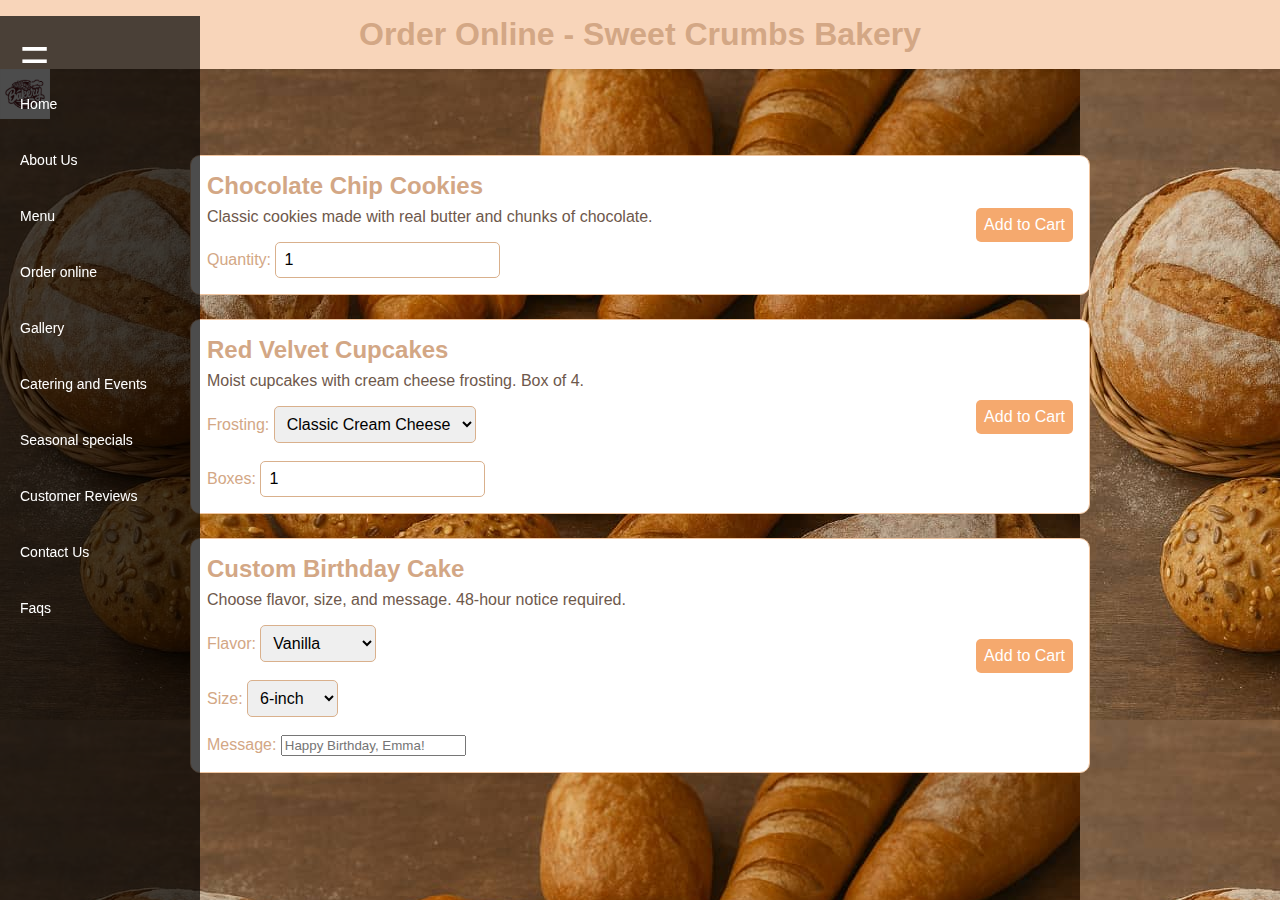
<file: orderonline.html>
<!DOCTYPE html>
<html lang="en">
<head>
  <meta charset="UTF-8">
  <meta name="viewport" content="width=device-width, initial-scale=1">
  <title>Order Online | Sweet Crumbs Bakery</title>
  <link rel="icon" href="Bake.jpg" type="image/jpg">
  <style>
    body {
      font-family: 'Segoe UI', sans-serif;
      background-image:url(Backg.jpg);
      backgroung-size: cover;
      margin: 0;
      padding: 0;
      color: #d3a785;
    }
    header {
      background-color: #f8d5ba;
      padding: 1rem 2rem;
      text-align: center;
      box-shadow: 0 2px 5px rgba(0,0,0,0.1);
    }
    header h1 {
      margin: 0;
    }

    nav {
    position: fixed;
    top: 0;
    left: 0;
    height: 100vh;
    width: 230px;
    padding: 0;
    overflow-x: hidden;
    transition: transform 0.3s ease;
    z-index: 2000;
    }
    
    .navbar {
        display: flex;
        justify-content: space-between;
        align-items: center;
        margin-right: 60px;
    }
    
    #menu-toggle {
        position: fixed;
        top: 15px;
        left: 15px;
        background: transparent;
        color: white;
        font-size: 50px;
        border: none;
        padding: 10px 5px;
        cursor: pointer;
        z-index: 1000;
    }
    
    .menu {
        list-style-type: none;
        display:flex;
        flex-direction: column;
        align-items: flex-start;
    }
    
    #collapsed {
        position: fixed;
        height: 100vh;
        width: 200px;
        background-color: rgba(0, 0, 0, 0.7);
        padding-top: 60px;
        transition: transform 0.5s ease;
        transform: translateX(0);
        z-index: 999;
    }
     -
    #collapsed.menu {
        transform: translateX(-100%);
    }
    
    .navbar a {
        display: flex;
        text-decoration: none;
        align-items: flex-start;
        color: white;
        font-family: 'Lucida Sans', Geneva, Verdana, sans-serif;
        font-size: 14px;
        padding: 20px;
    }

     ul{
            list-style-type: none;
            padding: 0;
        }
        ul li{
            position: relative;
        }
        ul li a{
            text-decoration: none;
            color: white;
            display: flex;
            text-decoration: none;
            align-items: flex-start;
            color: white;
            font-family: 'Lucida Sans', Geneva, Verdana, sans-serif;
            font-size: 14px;
            padding: 20px;
        }

    .container {
      padding: 2rem;
      max-width: 900px;
      margin: auto;
    }
    .product {
      border: 1px solid #f0c5a0;
      border-radius: 10px;
      padding: 1rem;
      margin-bottom: 1.5rem;
      background-color: #fff;
      display: flex;
      justify-content: space-between;
      align-items: center;
    }
    .product-info {
      flex-grow: 1;
    }
    .product h2 {
      margin: 0 0 0.5rem 0;
    }
    .product p {
      margin: 0 0 1rem 0;
      color: #6e584b;
    }
    .product select, .product input[type="number"], .product button {
      padding: 0.5rem;
      font-size: 1rem;
      border-radius: 5px;
      border: 1px solid #d9b08c;
    }
    .product button {
      background-color: #f5a96e;
      color: #fff;
      border: none;
      cursor: pointer;
    }
    .product button:hover {
      background-color: #e68c4e;
    }
  </style>
</head>
<body>

  <header>
    <h1>Order Online - Sweet Crumbs Bakery</h1>
  </header>

        <div class="logo"><img src="bake.jpg" alt="Company logo" width="50vh"></div>
        <nav id="navbar">
        <button id="menu-toggle">=</button>    
        <ul class="menu" id="collapsed">
            <li><a href="index.html">Home</a></li>
            <li><a href="aboutus.html">About Us</a></li>
            <li><a href="menu.html">Menu</a></li>
            <li><a href="orderonline.html">Order online</a></li>
            <li><a href="gallery.html">Gallery</a></li>
            <li><a href="catering.html">Catering and Events</a></li>
            <li><a href="season.html">Seasonal specials</a></li>
            <li><a href="customer.html">Customer Reviews</a></li>
            <li><a href="contact.html">Contact Us</a></li>
            <li><a href="faq.html">Faqs</a></li>  
        </ul> 
        </nav>

  <div class="container">
    <div class="product">
      <div class="product-info">
        <h2>Chocolate Chip Cookies</h2>
        <p>Classic cookies made with real butter and chunks of chocolate.</p>
        <label for="cookie-qty">Quantity:</label>
        <input type="number" id="cookie-qty" name="cookie-qty" min="1" value="1">
      </div>
      <button>Add to Cart</button>
    </div>

    <div class="product">
      <div class="product-info">
        <h2>Red Velvet Cupcakes</h2>
        <p>Moist cupcakes with cream cheese frosting. Box of 4.</p>
        <label for="cupcake-flavor">Frosting:</label>
        <select id="cupcake-flavor" name="cupcake-flavor">
          <option>Classic Cream Cheese</option>
          <option>Vanilla Buttercream</option>
        </select>
        <br><br>
        <label for="cupcake-qty">Boxes:</label>
        <input type="number" id="cupcake-qty" name="cupcake-qty" min="1" value="1">
      </div>
      <button>Add to Cart</button>
    </div>

    <div class="product">
      <div class="product-info">
        <h2>Custom Birthday Cake</h2>
        <p>Choose flavor, size, and message. 48-hour notice required.</p>
        <label for="cake-flavor">Flavor:</label>
        <select id="cake-flavor" name="cake-flavor">
          <option>Vanilla</option>
          <option>Chocolate</option>
          <option>Strawberry</option>
        </select>
        <br><br>
        <label for="cake-size">Size:</label>
        <select id="cake-size" name="cake-size">
          <option>6-inch</option>
          <option>8-inch</option>
          <option>10-inch</option>
        </select>
        <br><br>
        <label for="cake-message">Message:</label>
        <input type="text" id="cake-message" name="cake-message" placeholder="Happy Birthday, Emma!">
      </div>
      <button>Add to Cart</button>
    </div>
  </div>

</body>
   <script>
        document.getElementById('menu-toggle').addEventListener('click', function(){
    document.getElementById('collapsed').classList.toggle('menu');
    document.getElementById('main-wrapper').classList.toggle('shifted');
});
    </script>
</html>
</file>
<file: index.css>
*{
           margin: 0;
            padding: 0;
            box-sizing: border-box;
            font-family: 'Times New Roman', Times, serif;
        }
        body{
            background-image: url(Backg.jpg);
            backgroung-size: cover;
            font-family: 'Times New Roman', Times, serif;
            color:white;
        }
        .container{
            display: flex;
            justify-content: space-between;
            align-items: center;
        }
        
        
        nav {
            position: fixed;
            top: 0;
            left: 0;
            height: 100vh;
            width: 230px;
            padding: 0;
            overflow-x: hidden;
            transition: transform 0.3s ease;
            z-index: 2000;
        }
    
        .navbar {
            display: flex;
            justify-content: space-between;
            align-items: center;
            margin-right: 60px;
        }
        
        #menu-toggle {
            position: fixed;
            top: 15px;
            left: 15px;
            background: transparent;
            color: white;
            font-size: 50px;
            border: none;
            padding: 10px 5px;
            cursor: pointer;
            z-index: 1000;
        }
        
        .menu {
            list-style-type: none;
            display:flex;
            flex-direction: column;
            align-items: flex-start;
        }
        
        #collapsed {
            position: fixed;
            height: 100vh;
            width: 200px;
            background-color: rgba(0, 0, 0, 0.7);
            padding-top: 60px;
            transition: transform 0.5s ease;
            transform: translateX(0);
            z-index: 999;
        }
        
        #collapsed.menu {
            transform: translateX(-100%);
        }
        
        .navbar a {
            display: flex;
            text-decoration: none;
            align-items: flex-start;
            color: white;
            font-family: 'Lucida Sans', Geneva, Verdana, sans-serif;
            font-size: 14px;
            padding: 20px;
        }
        
       .content {
        padding: 20px;
        }
       
        ul{
            list-style-type: none;
            padding: 0;
        }
        ul li{
            position: relative;
        }
        ul li a{
            text-decoration: none;
            color: white;
            display: flex;
            text-decoration: none;
            align-items: flex-start;
            color: white;
            font-family: 'Lucida Sans', Geneva, Verdana, sans-serif;
            font-size: 14px;
            padding: 20px;
        }
        p{
            font-size: 20px;
        }
        .read{
            background-color:orange;
            color: white;
            border-radius: 25px;
            padding: 10px 20px;
            margin-top: 30px;
        }
        a:hover{
            color: blue;
        }
        h1{
            font-size: 50px;
        }

        .logo{
            transform: translate(50px, -150px);
        }
</file>
<file: customer.css>
* {
  margin: 0;
  padding: 0;
  box-sizing: border-box;
}
a{
    text-decoration: none;
}
body {
  font-family: 'Georgia', serif;
  background: url('Backg.jpg') no-repeat center center fixed;
  background-size: cover;
  color: #f9e8d2;
}

.container {
  display: flex;
  height: 100vh;
}

  nav {
            position: fixed;
            top: 0;
            left: 0;
            height: 100vh;
            width: 230px;
            padding: 0;
            overflow-x: hidden;
            transition: transform 0.3s ease;
            z-index: 2000;
        }
    
        .navbar {
            display: flex;
            justify-content: space-between;
            align-items: center;
            margin-right: 60px;
        }
        
        #menu-toggle {
            position: fixed;
            top: 15px;
            left: 15px;
            background: transparent;
            color: white;
            font-size: 50px;
            border: none;
            padding: 10px 5px;
            cursor: pointer;
            z-index: 1000;
        }
        
        .menu {
            list-style-type: none;
            display:flex;
            flex-direction: column;
            align-items: flex-start;
        }
        
        #collapsed {
            position: fixed;
            height: 100vh;
            width: 200px;
            background-color: rgba(0, 0, 0, 0.7);
            padding-top: 60px;
            transition: transform 0.5s ease;
            transform: translateX(0);
            z-index: 999;
        }
        
        #collapsed.menu {
            transform: translateX(-100%);
        }
        
        .navbar a {
            display: flex;
            text-decoration: none;
            align-items: flex-start;
            color: white;
            font-family: 'Lucida Sans', Geneva, Verdana, sans-serif;
            font-size: 14px;
            padding: 20px;
        }

        ul{
            list-style-type: none;
            padding: 0;
        }
        ul li{
            position: relative;
        }
        ul li a{
            text-decoration: none;
            color: white;
            display: flex;
            text-decoration: none;
            align-items: flex-start;
            color: white;
            font-family: 'Lucida Sans', Geneva, Verdana, sans-serif;
            font-size: 14px;
            padding: 20px;
        }

.content {
  flex: 1;
  padding: 40px;
  background-color: rgba(30, 15, 0, 0.7);
}
.customer-reviews {
  margin-top: 30px;
  padding: 30px 0;
  border-top: 1px solid #f8cfa0;
  background-color: rgba(255, 255, 255, 0.05);
 margin: auto;
}

.reviews-title {
  text-align: center;
  font-size: 30px;
  color: #ffcc99;
  margin-bottom: 30px;
  font-weight: bold;
}

.reviews-container {
  display: grid;
  grid-template-columns: repeat(auto-fit, minmax(280px, 1fr));
  gap: 20px;
  padding: 0 20px;
}

.review-card {
  background-color: rgba(255, 255, 255, 0.08);
  border: 1px solid #f8cfa0;
  border-radius: 12px;
  padding: 20px;
  box-shadow: 0 6px 12px rgba(0, 0, 0, 0.3);
  transition: transform 0.3s, box-shadow 0.3s;
}

.review-card:hover {
  transform: translateY(-5px);
  box-shadow: 0 10px 20px rgba(0, 0, 0, 0.4);
}

.review-text {
  font-style: italic;
  color: #fff9ec;
  font-size: 16px;
  margin-bottom: 12px;
}

.review-author {
  text-align: right;
  font-weight: bold;
  color: #ffdfba;
  font-size: 14px;
}
</file>
<file: faqs.css>
* {
  margin: 0;
  padding: 0;
  box-sizing: border-box;
}
a{
    text-decoration: none;
}
body {
  font-family: 'Georgia', serif;
  background: url('Backg.jpg') no-repeat center center fixed;
  background-size: cover;
  color: #f9e8d2;
}

.container {
  display: flex;
  height: 100vh;
}

  nav {
            position: fixed;
            top: 0;
            left: 0;
            height: 100vh;
            width: 230px;
            padding: 0;
            overflow-x: hidden;
            transition: transform 0.3s ease;
            z-index: 2000;
        }
    
        .navbar {
            display: flex;
            justify-content: space-between;
            align-items: center;
            margin-right: 60px;
        }
        
        #menu-toggle {
            position: fixed;
            top: 15px;
            left: 15px;
            background: transparent;
            color: white;
            font-size: 50px;
            border: none;
            padding: 10px 5px;
            cursor: pointer;
            z-index: 1000;
        }
        
        .menu {
            list-style-type: none;
            display:flex;
            flex-direction: column;
            align-items: flex-start;
        }
        
        #collapsed {
            position: fixed;
            height: 100vh;
            width: 200px;
            background-color: rgba(0, 0, 0, 0.7);
            padding-top: 60px;
            transition: transform 0.5s ease;
            transform: translateX(0);
            z-index: 999;
        }
        
        #collapsed.menu {
            transform: translateX(-100%);
        }
        
        .navbar a {
            display: flex;
            text-decoration: none;
            align-items: flex-start;
            color: white;
            font-family: 'Lucida Sans', Geneva, Verdana, sans-serif;
            font-size: 14px;
            padding: 20px;
        }

        ul{
            list-style-type: none;
            padding: 0;
        }
        ul li{
            position: relative;
        }
        ul li a{
            text-decoration: none;
            color: white;
            display: flex;
            text-decoration: none;
            align-items: flex-start;
            color: white;
            font-family: 'Lucida Sans', Geneva, Verdana, sans-serif;
            font-size: 14px;
            padding: 20px;
        }

.content {
  flex: 1;
  padding: 40px;
  background-color: rgba(30, 15, 0, 0.7);
}
.customer-faqs {
  margin-top: 30px;
  padding: 30px 0;
  border-top: 1px solid #f8cfa0;
  background-color: rgba(255, 255, 255, 0.05);
 margin: auto;
}

.faqs-title {
  text-align: center;
  font-size: 30px;
  color: #ca935b;
  margin-bottom: 30px;
  font-weight: bold;
}

.faqs-container {
  display: grid;
  grid-template-columns: repeat(auto-fit, minmax(280px, 1fr));
  gap: 20px;
  padding: 0 20px;
}

.faqs-card {
  background-color: rgba(255, 255, 255, 0.08);
  border: 1px solid #f8cfa0;
  border-radius: 12px;
  padding: 20px;
  box-shadow: 0 6px 12px rgba(0, 0, 0, 0.3);
  transition: transform 0.3s, box-shadow 0.3s;
}

.faqs-card:hover {
  transform: translateY(-5px);
  box-shadow: 0 10px 20px rgba(0, 0, 0, 0.4);
}

.faqs-text {
  font-style: italic;
  color: #fff9ec;
  font-size: 16px;
  margin-bottom: 12px;
}

.faqs-author {
  text-align: right;
  font-weight: bold;
  color: #ffdfba;
  font-size: 14px;
}
</file>
<file: gallery.css>
* {
    margin: 0;
    padding: 0;
    box-sizing: border-box;
    font-family: 'Times New Roman', Times, serif;
}

body {
    background-image: url(Backg.jpg);
    background-size: cover;
}

main{
    margin-left: 230px;
}

nav {
    position: fixed;
    top: 0;
    left: 0;
    height: 100vh;
    width: 230px;
    padding: 0;
    overflow-x: hidden;
    transition: transform 0.3s ease;
    z-index: 2000;
}

.navbar {
    display: flex;
    justify-content: space-between;
    align-items: center;
    margin-right: 60px;
}

#menu-toggle {
    position: fixed;
    top: 15px;
    left: 15px;
    background: transparent;
    color: white;
    font-size: 50px;
    border: none;
    padding: 10px 5px;
    cursor: pointer;
    z-index: 1000;
}

.menu {
    list-style-type: none;
    display:flex;
    flex-direction: column;
    align-items: flex-start;
}

#collapsed {
    position: fixed;
    height: 100vh;
    width: 200px;
    background-color: rgba(0, 0, 0, 0.7);
    padding-top: 60px;
    transition: transform 0.5s ease;
    transform: translateX(0);
    z-index: 999;
}

#collapsed.menu {
    transform: translateX(-100%);
}

.navbar a {
    display: flex;
    text-decoration: none;
    align-items: flex-start;
    color: white;
    font-family: 'Lucida Sans', Geneva, Verdana, sans-serif;
    font-size: 14px;
    padding: 20px;
}

h1 {
    font-size: 50px;
    color: #fee8ff;
    margin-bottom: 20px;
    text-align: center;
}

h2 {
    font-size: 28px;
    color: #ffccdd;
    margin: 30px 0 10px 0;
    padding-left: 20px;
    position: relative;
}

p{
    color: azure;

}

.gallery-wrapper {
    position: relative;
    overflow: hidden;
    width: auto;
}

.images {
    display: flex;
    overflow-x: auto;
    scroll-behavior: smooth;
    justify-content: space-between;
    gap: 10px;
       
}

.images::-webkit-scrollbar {
    display: none;               
}

.images img {
    margin-top: 50px;
    flex: 0 0 100%;
    height: 300px;
    max-width: 275px;
    border-radius: 10px;
    scroll-snap-align: start;
    transition: transform 0.3s;
    cursor: pointer;
}

.images img:hover {
    transform: scale(1.05);
}

.arrow {
    position: absolute;
    top: 50%;
    transform: translateY(-50%);
    color: white;
    background: black;
    border: none;
    font-size: 24px;
    cursor: pointer;
    z-index: 1;
    padding: 5px 10px;
    border-radius: 50%;
    box-shadow: 0 2px 6px rgba(0, 0, 0, 0.2);
}

.arrow.left {
    left: 10px;

}

.arrow.right {
    right: 10px;
    cursor: pointer;
}

#lightbox {
    display: none;
    position: fixed;
    top: 0;
    left: 0;
    height: 100vh;
    width: 100vw;
    background: rgba(0, 0, 0, 0.9);
    justify-content: center;
    align-items: center;
    z-index: 3000;
}

#lightbox-img {
    max-width: 80%;
    max-height: 80%;
    border-radius: 10px;
    box-shadow: 0 0 20px rgba(255, 255, 255, 0.2);
    transition: transform 0.3s ease;
}

#lightbox:focus {
    outline: none;
}

#lightbox-img {
    animation: zoomIn 0.3s ease;
}

footer {
    background-color: #e8d5a8; 
    padding: 20px;
    text-align: center;
    border-top: 1px solid #d2b48c;
}

footer p {
    font-size: 14px;
    margin-bottom: 10px;
}

.social-icons {
        display: flex; 
        justify-content: center; 
        gap: 15px; 
        margin-top: 10px; 
    }
    .social-icons a {
        color: #4a3728; 
        font-size: 24px; 
        transition: color 0.3s ease, transform 0.3s ease; 
    }

    .social-icons a:hover {
        color: #a0522d; 
        transform: scale(1.2);
    }
</file>
